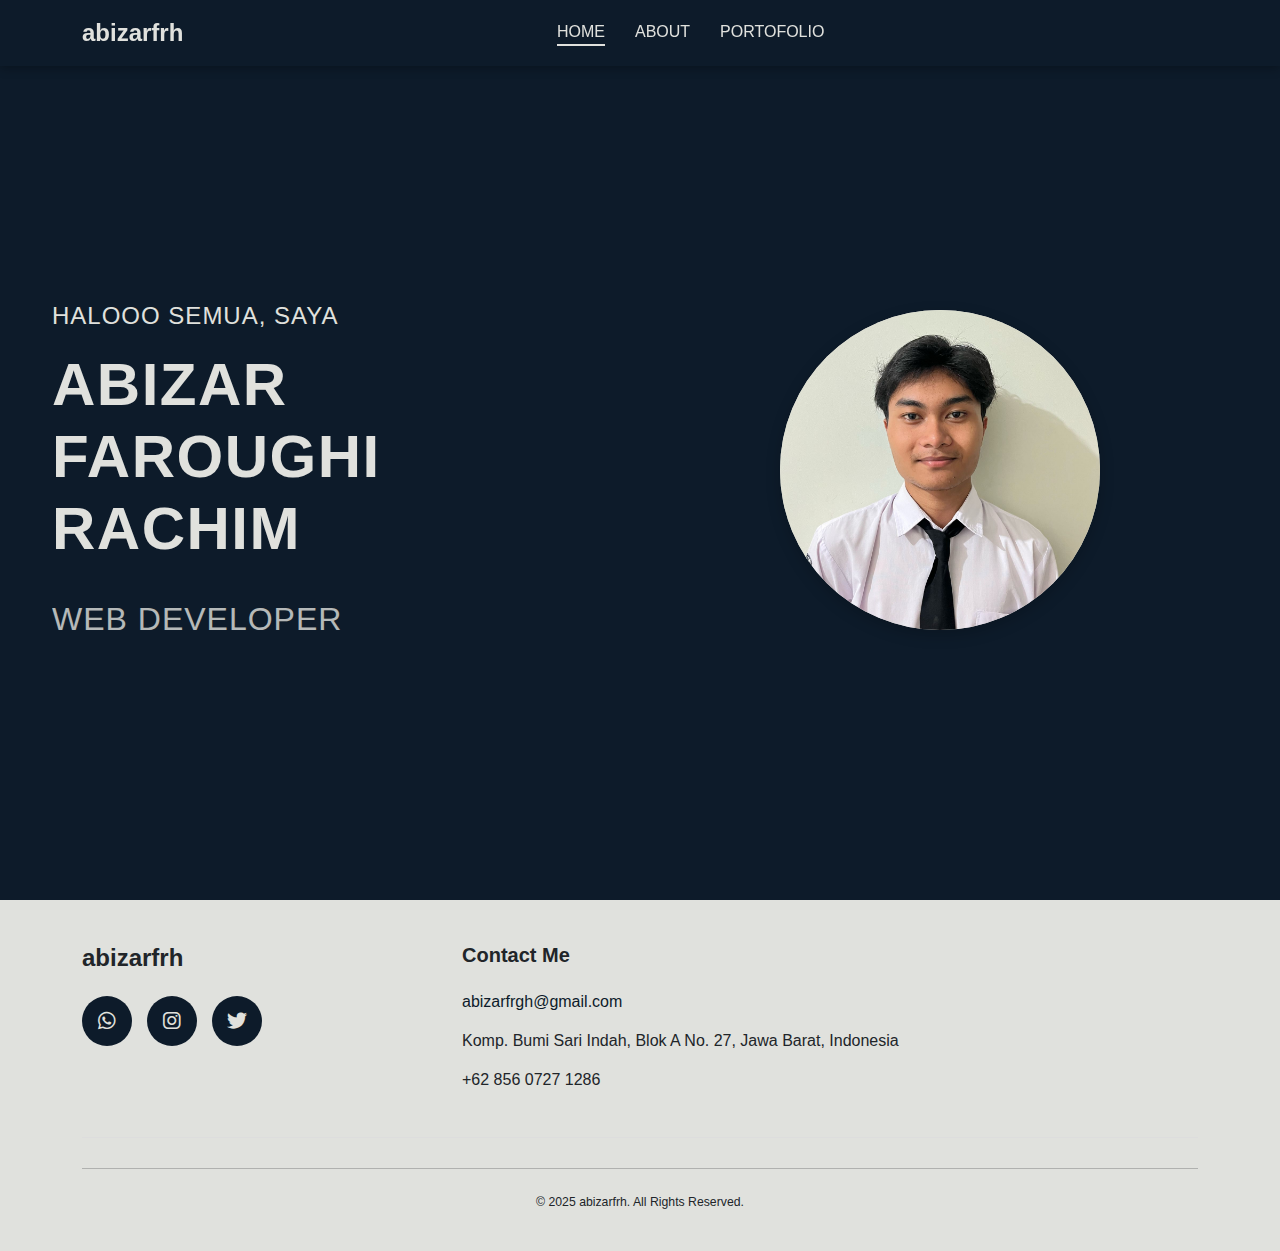
<file: index.html>
<!DOCTYPE html>
<html lang="id">
<head>
    <meta charset="UTF-8">
    <meta name="viewport" content="width=device-width, initial-scale=1.0">
    <title>Abizar Faroughi Rachim | Web Developer</title>
    <link href="https://cdn.jsdelivr.net/npm/bootstrap@5.3.0-alpha1/dist/css/bootstrap.min.css" rel="stylesheet">
    <link rel="stylesheet" href="https://cdnjs.cloudflare.com/ajax/libs/font-awesome/6.0.0/css/all.min.css">
    <link rel="stylesheet" href="index.css">
</head>
<body>
    <!-- Header - Sticky with dynamic opacity -->
    <header class="header" id="header">
        <div class="container">
            <div class="d-flex justify-content-between align-items-center">
                <div class="logo">abizarfrh</div>
                
                <!-- Center-aligned navbar for desktop -->
                <div class="navbar-center d-none d-md-flex">
                    <div class="nav-links">
                        <a href="index.html" class="nav-link active">HOME</a>
                        <a href="about.html" class="nav-link">ABOUT</a>
                        <a href="portofolio.html" class="nav-link">PORTOFOLIO</a>
                    </div>
                </div>
                
                <div class="d-block d-md-none">
                    <button class="btn text-white" type="button" data-bs-toggle="offcanvas" data-bs-target="#mobileMenu">
                        <i class="fas fa-bars"></i>
                    </button>
                </div>
            </div>
        </div>
    </header>

    <!-- Mobile Menu -->
    <div class="offcanvas offcanvas-end" tabindex="-1" id="mobileMenu">
        <div class="offcanvas-header">
            <h5 class="offcanvas-title">abizarfrh</h5>
            <button type="button" class="btn-close text-reset" data-bs-dismiss="offcanvas" aria-label="Close"></button>
        </div>
        <div class="offcanvas-body">
            <div class="d-flex flex-column">
                <a href="index.html" class="nav-link mb-3 text-dark">HOME</a>
                <a href="about.html" class="nav-link mb-3 text-dark">ABOUT</a>
                <a href="portofolio.html" class="nav-link mb-3 text-dark">PORTOFOLIO</a>
            </div>
        </div>
    </div>

    <!-- Main Content -->
    <main class="main-content">
        <!-- Hero Section - Larger -->
        <section class="hero-section">
            <div class="container hero-container">
                <div class="row align-items-center">
                    <div class="col-lg-6 mb-5 mb-lg-0">
                        <div class="greeting">HALOOO SEMUA, SAYA</div>
                        <h1 class="name">ABIZAR FAROUGHI RACHIM</h1>
                        <div class="profession">WEB DEVELOPER</div>
                    </div>
                    <div class="col-lg-6 text-center">
                        <div class="profile-image">
                            <!-- Ganti dengan URL gambar Anda sendiri -->
                            <img src="img/Profile1.jpg" alt="Abizar Faroughi Rachim">
                        </div>
                    </div>
                </div>
            </div>
        </section>
    </main>

    <!-- Footer -->
    <footer class="footer">
        <div class="container">
            <div class="row">
                <div class="col-md-4 mb-4 mb-md-0">
                    <div class="footer-logo">abizarfrh</div>
                    <div class="social-icons">
                        <a href="https://wa.me/6285607271286" class="social-icon" target="_blank">
                            <i class="fab fa-whatsapp"></i>
                        </a>
                        <a href="https://www.instagram.com/abizarfrh" class="social-icon" target="_blank">
                            <i class="fab fa-instagram"></i>
                        </a>
                        <a href="https://x.com/abizarfrgh" class="social-icon" target="_blank">
                            <i class="fab fa-twitter"></i>
                        </a>
                    </div>
                </div>
                <div class="col-md-8">
                    <div class="contact-title">Contact Me</div>
                    <div class="contact-info">
                        <a href="mailto:abizarfrgh@gmail.com" target="_blank">abizarfrgh@gmail.com</a>
                    </div>
                    <div class="contact-info">
                        Komp. Bumi Sari Indah, Blok A No. 27, Jawa Barat, Indonesia
                    </div>
                    <div class="contact-info">
                        +62 856 0727 1286
                    </div>
                </div>
            </div>
            <div class="divider"></div>
            <div class="copyright">
                <hr class="my-4">
                <p class="text-center small mb-0">© 2025 abizarfrh. All Rights Reserved.</p>
            </div>
        </div>
    </footer>

    <script src="https://cdn.jsdelivr.net/npm/bootstrap@5.3.0-alpha1/dist/js/bootstrap.bundle.min.js"></script>
    
    <!-- Script for header opacity on scroll -->
    <script>
        window.addEventListener('scroll', function() {
            const header = document.getElementById('header');
            if (window.scrollY > 50) {
                header.classList.add('scrolled');
            } else {
                header.classList.remove('scrolled');
            }
        });
    </script>
</body>
</html>
</file>
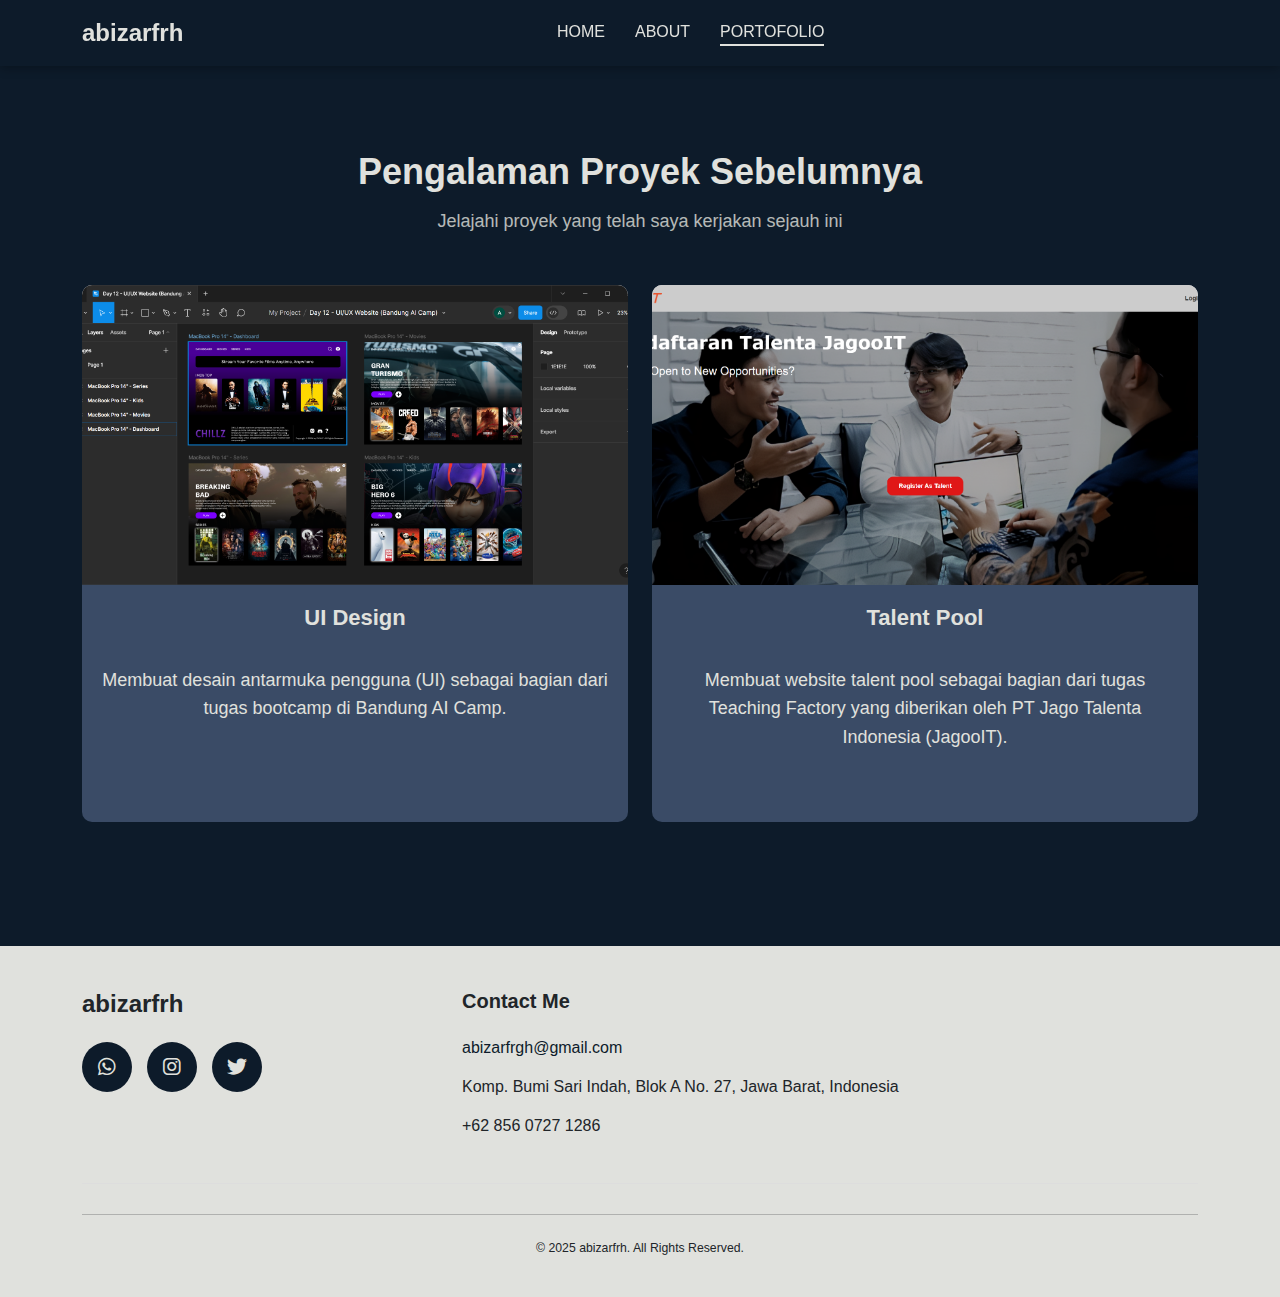
<file: portofolio.html>
<!DOCTYPE html>
<html lang="id">
<head>
    <meta charset="UTF-8">
    <meta name="viewport" content="width=device-width, initial-scale=1.0">
    <title>Abizar Faroughi Rachim | Portofolio</title>
    <link href="https://cdn.jsdelivr.net/npm/bootstrap@5.3.0-alpha1/dist/css/bootstrap.min.css" rel="stylesheet">
    <link rel="stylesheet" href="https://cdnjs.cloudflare.com/ajax/libs/font-awesome/6.0.0/css/all.min.css">
    <link rel="stylesheet" href="portofolio.css">
</head>
<body>
    <!-- Header - Sticky with dynamic opacity -->
    <header class="header" id="header">
        <div class="container">
            <div class="d-flex justify-content-between align-items-center">
                <div class="logo">abizarfrh</div>
                
                <!-- Center-aligned navbar for desktop -->
                <div class="navbar-center d-none d-md-flex">
                    <div class="nav-links">
                        <a href="index.html" class="nav-link">HOME</a>
                        <a href="about.html" class="nav-link">ABOUT</a>
                        <a href="portfolio.html" class="nav-link active">PORTOFOLIO</a>
                    </div>
                </div>
                
                <div class="d-block d-md-none">
                    <button class="btn text-white" type="button" data-bs-toggle="offcanvas" data-bs-target="#mobileMenu">
                        <i class="fas fa-bars"></i>
                    </button>
                </div>
            </div>
        </div>
    </header>

    <!-- Mobile Menu -->
    <div class="offcanvas offcanvas-end" tabindex="-1" id="mobileMenu">
        <div class="offcanvas-header">
            <h5 class="offcanvas-title">abizarfrh</h5>
            <button type="button" class="btn-close text-reset" data-bs-dismiss="offcanvas" aria-label="Close"></button>
        </div>
        <div class="offcanvas-body">
            <div class="d-flex flex-column">
                <a href="index.html" class="nav-link mb-3 text-dark">HOME</a>
                <a href="about.html" class="nav-link mb-3 text-dark">ABOUT</a>
                <a href="portfolio.html" class="nav-link mb-3 text-dark active">PORTOFOLIO</a>
            </div>
        </div>
    </div>

    <!-- Main Content -->
    <main class="main-content">
        <div class="container">
            <!-- Portfolio Section -->
            <section class="portfolio-section">
                <h1 class="section-title">Pengalaman Proyek Sebelumnya</h1>
                <p class="section-subtitle">Jelajahi proyek yang telah saya kerjakan sejauh ini</p>
                
                <div class="row">
                    <!-- Portfolio Item 1 -->
                    <div class="col-md-6 mb-4">
                        <div class="portfolio-card">
                            <div class="portfolio-image">
                                <!-- Replace with your project image -->
                                <img src="img/Porto1.png" alt="UI Design Project">
                            </div>
                            <div class="portfolio-content">
                                <h3 class="portfolio-title">UI Design</h3>
                                <br>
                                <p class="portfolio-description">
                                    Membuat desain antarmuka pengguna (UI) sebagai bagian dari tugas bootcamp di Bandung AI Camp.
                                </p>
                            </div>
                        </div>
                    </div>
                    
                    <!-- Portfolio Item 2 -->
                    <div class="col-md-6 mb-4">
                        <div class="portfolio-card">
                            <div class="portfolio-image">
                                <!-- Replace with your project image -->
                                <img src="img/Porto2.png" alt="Talent Pool Project">
                            </div>
                            <div class="portfolio-content">
                                <h3 class="portfolio-title">Talent Pool</h3>
                                <br>
                                <p class="portfolio-description">
                                    Membuat website talent pool sebagai bagian dari tugas Teaching Factory yang diberikan oleh PT Jago Talenta Indonesia (JagooIT).
                                </p>
                            </div>
                        </div>
                    </div>
                </div>
            </section>
        </div>
    </main>

    <!-- Footer -->
    <footer class="footer">
        <div class="container">
            <div class="row">
                <div class="col-md-4 mb-4 mb-md-0">
                    <div class="footer-logo">abizarfrh</div>
                    <div class="social-icons">
                        <a href="https://wa.me/6285607271286" class="social-icon" target="_blank">
                            <i class="fab fa-whatsapp"></i>
                        </a>
                        <a href="https://www.instagram.com/abizarfrh" class="social-icon" target="_blank">
                            <i class="fab fa-instagram"></i>
                        </a>
                        <a href="https://x.com/abizarfrgh" class="social-icon" target="_blank">
                            <i class="fab fa-twitter"></i>
                        </a>
                    </div>
                </div>
                <div class="col-md-8">
                    <div class="contact-title">Contact Me</div>
                    <div class="contact-info">
                        <a href="mailto:abizarfrgh@gmail.com" target="_blank">abizarfrgh@gmail.com</a>
                    </div>
                    <div class="contact-info">
                        Komp. Bumi Sari Indah, Blok A No. 27, Jawa Barat, Indonesia
                    </div>
                    <div class="contact-info">
                        +62 856 0727 1286
                    </div>
                </div>
            </div>
            <div class="divider"></div>
            <div class="copyright">
                <hr class="my-4">
                <p class="text-center small mb-0">© 2025 abizarfrh. All Rights Reserved.</p>
            </div>
        </div>
    </footer>

    <script src="https://cdn.jsdelivr.net/npm/bootstrap@5.3.0-alpha1/dist/js/bootstrap.bundle.min.js"></script>
    
    <!-- Script for header opacity on scroll -->
    <script>
        window.addEventListener('scroll', function() {
            const header = document.getElementById('header');
            if (window.scrollY > 50) {
                header.classList.add('scrolled');
            } else {
                header.classList.remove('scrolled');
            }
        });
    </script>
</body>
</html>
</file>
<file: index.css>
:root {
    --dark-blue: #0d1b2a;
    --light-gray: #e0e1dd;
}

body {
    font-family: 'Segoe UI', Tahoma, Geneva, Verdana, sans-serif;
    margin: 0;
    padding: 0;
}

/* Header Section - Sticky with dynamic opacity */
.header {
    background-color: var(--dark-blue);
    color: var(--light-gray);
    padding: 15px 0;
    position: fixed;
    width: 100%;
    top: 0;
    left: 0;
    z-index: 1000;
    box-shadow: 0 2px 10px rgba(0, 0, 0, 0.3);
    transition: background-color 0.3s ease;
}

.header.scrolled {
    background-color: rgba(17, 30, 47, 0.5); /* 50% opacity */
}

.logo {
    font-weight: bold;
    font-size: 24px;
}

/* Center-aligned navbar */
.navbar-center {
    display: flex;
    justify-content: center;
    width: 100%;
}

.nav-links {
    display: flex;
    justify-content: center;
    gap: 30px;
}

.nav-link {
    color: var(--light-gray);
    text-decoration: none;
    transition: opacity 0.3s;
    text-transform: uppercase;
}

.nav-link:hover {
    opacity: 0.8;
    color: var(--light-gray);
}

.nav-link.active {
    border-bottom: 2px solid var(--light-gray);
}

/* Main Content */
.main-content {
    min-height: 100vh;
    display: flex;
    flex-direction: column;
}

/* Hero Section - Larger */
.hero-section {
    background-color: var(--dark-blue);
    color: var(--light-gray);
    display: flex;
    align-items: center;
    justify-content: center;
    min-height: 100vh;
    padding-top: 70px; /* Space for fixed header */
    padding-bottom: 30px;
    flex-grow: 1;
}

.hero-container {
    width: 100%;
    max-width: 1200px; /* Larger container */
}

.greeting {
    font-size: 24px; /* Increased from 18px */
    margin-bottom: 15px; /* Increased from 10px */
    letter-spacing: 1px;
}

.name {
    font-size: 60px; /* Increased from 42px */
    font-weight: bold;
    margin-bottom: 30px; /* Increased from 20px */
    letter-spacing: 1.5px;
    line-height: 1.2;
}

.profession {
    font-size: 32px; /* Increased from 24px */
    opacity: 0.8;
    letter-spacing: 1px;
}

/* Profile image container with image background */
.profile-image {
    width: 320px; /* Increased from 250px */
    height: 320px; /* Increased from 250px */
    border-radius: 50%;
    margin: 0 auto;
    box-shadow: 0 5px 15px rgba(0, 0, 0, 0.2);
    overflow: hidden; /* Ensures the image stays within the circle */
    position: relative;
    background-color: var(--light-gray); /* Fallback background color */
    transition: transform 0.7s;
}

/* The actual image inside the container */
.profile-image img {
    width: 100%;
    height: 100%;
    object-fit: cover; /* This ensures the image covers the area without distortion */
    object-position: center; /* Centers the image */
}

.profile-image:hover {
    transform: scale(1.1);
}

/* Add more padding on mobile */
@media (max-width: 767px) {
    .hero-section {
        padding-top: 100px;
        padding-bottom: 50px;
    }
    
    .name {
        font-size: 42px;
        margin-bottom: 20px;
    }
    
    .profile-image {
        width: 250px;
        height: 250px;
        margin-top: 30px;
    }
    
    .nav-links {
        display: none;
    }
}

/* Footer Section */
.footer {
    background-color: var(--light-gray);
    padding: 40px 0;
}

.footer-logo {
    font-weight: bold;
    font-size: 24px;
    margin-bottom: 20px;
}

/* Social icons styling */
.social-icons {
    display: flex;
    gap: 15px;
}

.social-icon {
    width: 50px;
    height: 50px;
    background-color: var(--dark-blue);
    border-radius: 50%;
    display: inline-flex;
    align-items: center;
    justify-content: center;
    color: var(--light-gray);
    font-size: 20px;
    transition: transform 0.3s;
    text-decoration: none; /* Remove underline */
}

.social-icon:hover {
    transform: scale(1.1);
}

.contact-title {
    font-size: 20px;
    font-weight: bold;
    margin-bottom: 20px;
}

.contact-info {
    margin-bottom: 15px;
}

.contact-info a {
    color: var(--dark-blue);
    text-decoration: none;
}

.divider {
    border-top: 1px solid #ddd;
    margin: 30px 0;
}

.copyright {
    text-align: right;
    font-size: 14px;
}

/* Additional styling for full-height sections */
html, body {
    height: 100%;
}
</file>
<file: portofolio.css>
:root {
    --dark-blue: #0d1b2a;
    --light-gray: #e0e1dd;
    --medium-blue: #3a4b66;
}

body {
    font-family: 'Segoe UI', Tahoma, Geneva, Verdana, sans-serif;
    margin: 0;
    padding: 0;
}

/* Header Section - Sticky with dynamic opacity */
.header {
    background-color: var(--dark-blue);
    color: var(--light-gray);
    padding: 15px 0;
    position: fixed;
    width: 100%;
    top: 0;
    left: 0;
    z-index: 1000;
    box-shadow: 0 2px 10px rgba(0, 0, 0, 0.3);
    transition: background-color 0.3s ease;
}

.header.scrolled {
    background-color: rgba(17, 30, 47, 0.5); /* 50% opacity */
}

.logo {
    font-weight: bold;
    font-size: 24px;
}

/* Center-aligned navbar */
.navbar-center {
    display: flex;
    justify-content: center;
    width: 100%;
}

.nav-links {
    display: flex;
    justify-content: center;
    gap: 30px;
}

.nav-link {
    color: var(--light-gray);
    text-decoration: none;
    transition: opacity 0.3s;
    text-transform: uppercase;
}

.nav-link:hover {
    opacity: 0.8;
    color: var(--light-gray);
}

.nav-link.active {
    border-bottom: 2px solid var(--light-gray);
}

/* Main Content */
.main-content {
    min-height: 100vh;
    display: flex;
    flex-direction: column;
    background-color: var(--dark-blue);
    padding-top: 100px; /* Space for fixed header */
    padding-bottom: 50px;
    color: var(--light-gray);
}

/* Portfolio Section */
.portfolio-section {
    padding: 50px 0;
}

.section-title {
    text-align: center;
    font-size: 36px;
    font-weight: bold;
    margin-bottom: 15px;
}

.section-subtitle {
    text-align: center;
    font-size: 18px;
    margin-bottom: 50px;
    opacity: 0.8;
}

.portfolio-card {
    background-color: var(--medium-blue);
    color: var(--light-gray);
    border-radius: 10px;
    overflow: hidden;
    margin-bottom: 30px;
    transition: transform 0.3s, box-shadow 0.3s;
    height: 100%;
}

.portfolio-card:hover {
    transform: translateY(-10px);
    box-shadow: 0 15px 30px rgba(0, 0, 0, 0.3);
}

.portfolio-image {
    width: 100%;
    height: 300px;
    background-color: var(--light-gray);
    overflow: hidden;
}

.portfolio-image img {
    width: 100%;
    height: 100%;
    object-fit: cover;
    transition: transform 0.5s;
}

.portfolio-card:hover .portfolio-image img {
    transform: scale(1.1);
}

.portfolio-content {
    padding: 20px;
    text-align: center;
}

.portfolio-title {
    font-size: 22px;
    font-weight: bold;
    margin-bottom: 10px;
    color: var(--light-gray);
}

.portfolio-description {
    margin-bottom: 20px;
    font-size: 18px;
    line-height: 1.6;
}

/* Add more padding on mobile */
@media (max-width: 767px) {
    .main-content {
        padding-top: 80px;
    }
    
    .nav-links {
        display: none;
    }
    
    .section-title {
        font-size: 28px;
    }
    
    .portfolio-card {
        margin-bottom: 20px;
    }
}

/* Footer Section */
.footer {
    background-color: var(--light-gray);
    padding: 40px 0;
}

.footer-logo {
    font-weight: bold;
    font-size: 24px;
    margin-bottom: 20px;
}

/* Social icons styling */
.social-icons {
    display: flex;
    gap: 15px;
}

.social-icon {
    width: 50px;
    height: 50px;
    background-color: var(--dark-blue);
    border-radius: 50%;
    display: inline-flex;
    align-items: center;
    justify-content: center;
    color: var(--light-gray);
    font-size: 20px;
    transition: transform 0.3s;
    text-decoration: none; /* Remove underline */
}

.social-icon:hover {
    transform: scale(1.1);
}

.contact-title {
    font-size: 20px;
    font-weight: bold;
    margin-bottom: 20px;
}

.contact-info {
    margin-bottom: 15px;
}

.contact-info a {
    color: var(--dark-blue);
    text-decoration: none;
}

.divider {
    border-top: 1px solid #ddd;
    margin: 30px 0;
}

.copyright {
    text-align: right;
    font-size: 14px;
}

/* Additional styling for full-height sections */
html, body {
    height: 100%;
}
</file>
